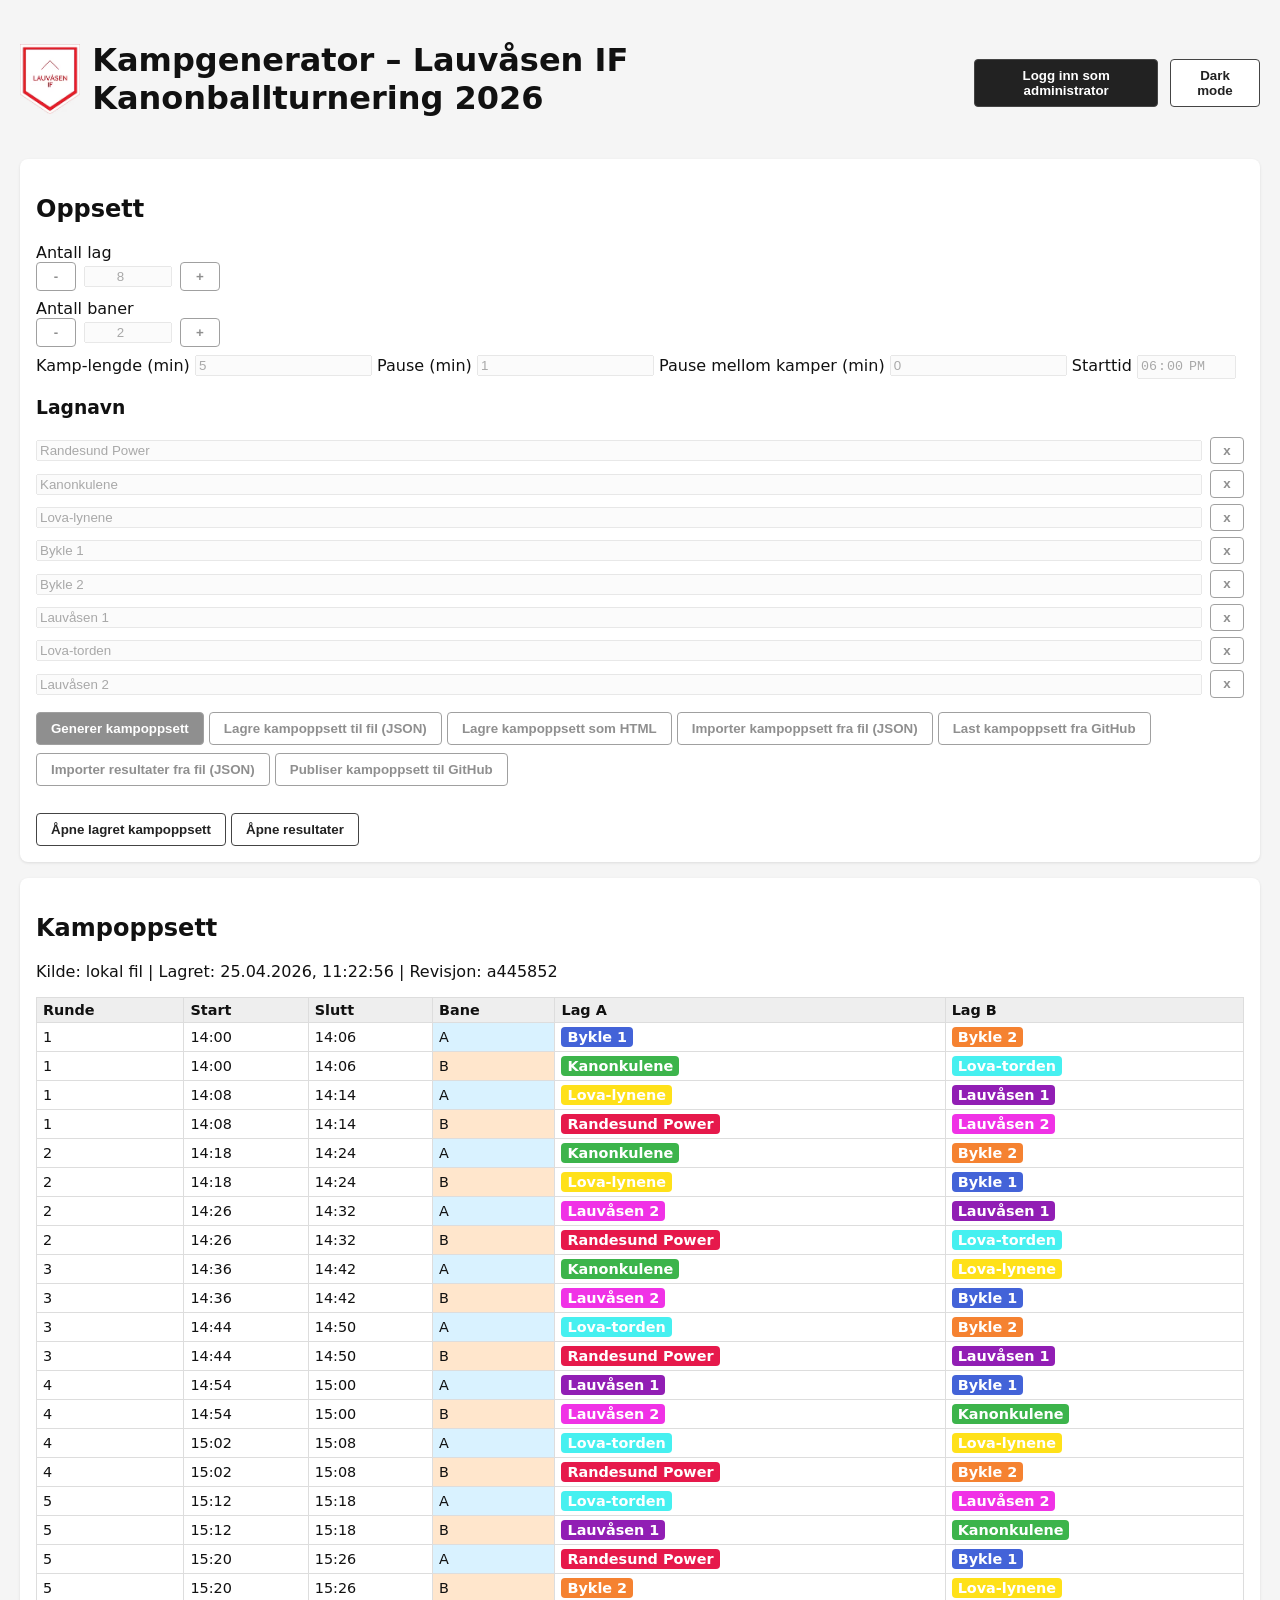
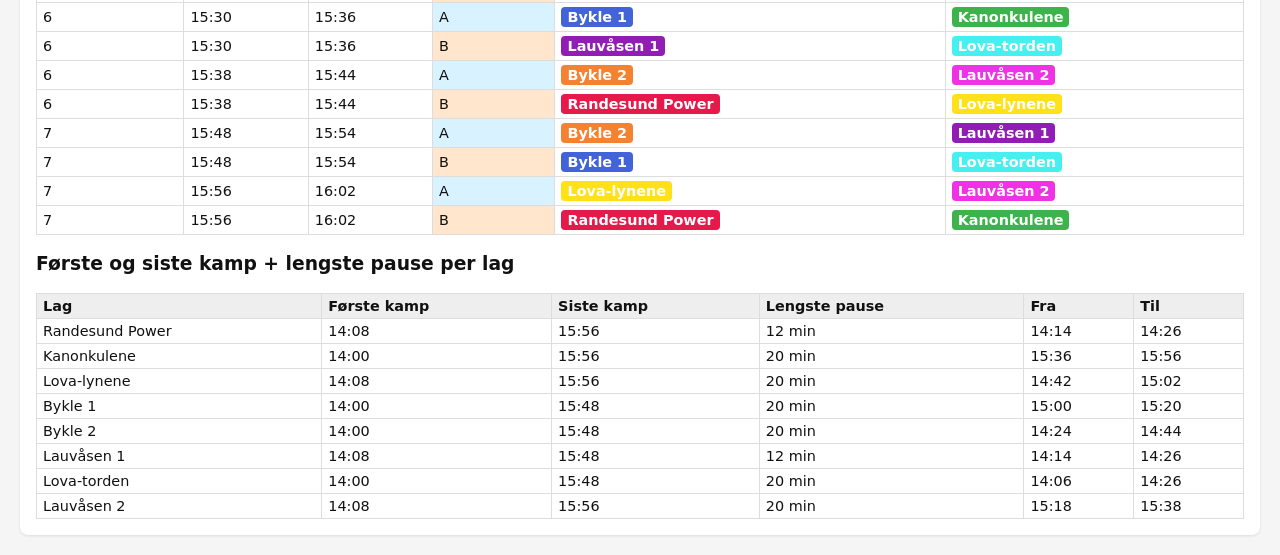
<file: index.html>
<!DOCTYPE html>
<html lang="no">
<head>
  <meta charset="UTF-8">
  <title>Kampgenerator – Lauvåsen IF</title>
  <link rel="stylesheet" href="style.css">
</head>

<body>
  <script src="script.js"></script>

  <div class="header">
    <img src="lauvasen_logo.png" style="height:70px;">
    <h1>Kampgenerator – Lauvåsen IF Kanonballturnering 2026</h1>
    <button id="logoutBtn" onclick="logout()" class="secondary" style="display:none;">Logg ut</button>
    <button id="adminLoginBtn" style="display:block;">Logg inn som administrator</button>

<div id="adminLoginBox" style="display:none; margin-top:10px;">
  <input type="password" id="adminPassword" placeholder="Passord">
  <button id="adminSubmitBtn">Logg inn</button>
  <p id="adminMsg" style="color:red;"></p>
</div>

    <button id="darkToggle" class="dark-toggle secondary">Dark mode</button>
  </div>

  <div class="config">
    <h2>Oppsett</h2>

    <label>Antall lag</label>
    <div class="counter-control">
      <button id="numTeamsMinus" type="button" class="adminAction secondary">-</button>
      <input id="numTeams" type="number" value="5" min="2" max="30" readonly class="adminOnly counter-value">
      <button id="numTeamsPlus" type="button" class="adminAction secondary">+</button>
    </div>

    <label>Antall baner</label>
    <div class="counter-control">
      <button id="numCourtsMinus" type="button" class="adminAction secondary">-</button>
      <input id="numCourts" type="number" value="2" min="1" max="10" readonly class="adminOnly counter-value">
      <button id="numCourtsPlus" type="button" class="adminAction secondary">+</button>
    </div>

    <label>Kamp-lengde (min)</label>
    <input id="matchMinutes" type="number" value="5" class="adminOnly">

    <label>Pause (min)</label>
    <input id="breakMinutes" type="number" value="1" class="adminOnly">

    <label>Pause mellom kamper (min)</label>
    <input id="breakBetweenMatches" type="number" value="0" class="adminOnly">

    <label>Starttid</label>
    <input id="startTime" type="time" value="18:00" class="adminOnly">

    <h3>Lagnavn</h3>
    <div id="teamNames"></div>

    <button id="generateBtn" class="adminAction">Generer kampoppsett</button>

    <button id="saveScheduleBtn" class="adminAction secondary">Lagre kampoppsett til fil (JSON)</button>
    <button id="saveHTMLBtn" class="adminAction secondary">Lagre kampoppsett som HTML</button>

    <button onclick="importScheduleFromFile()" class="adminAction secondary">
      Importer kampoppsett fra fil (JSON)
    </button>

    <button onclick="importScheduleFromGitHub()" class="adminAction secondary">
      Last kampoppsett fra GitHub
    </button>

    <button onclick="importResultsFromFile()" class="adminAction secondary">
      Importer resultater fra fil (JSON)
    </button>

    <button id="openPublishModalBtn" class="adminAction secondary">Publiser kampoppsett til GitHub</button>

    <br><br>
    <button onclick="window.open('kampoppsett.html','_blank')" class="secondary">
      Åpne lagret kampoppsett
    </button>

    <button onclick="window.open('resultater.html','_blank')" class="secondary">
      Åpne resultater
    </button>
  </div>

  <div id="publishModalOverlay" class="modal-overlay">
    <div class="modal-card">
      <div class="modal-header-row">
        <h3>Publiser kampoppsett til GitHub</h3>
        <button id="closePublishModalBtn" type="button" class="secondary">Lukk</button>
      </div>

      <label>GitHub owner</label>
      <input id="ghOwner" type="text" placeholder="f.eks. brukernavn" class="adminOnly">

      <label>GitHub repo</label>
      <input id="ghRepo" type="text" placeholder="f.eks. Kanonball_Generator" class="adminOnly">

      <label>Branch</label>
      <input id="ghBranch" type="text" value="main" class="adminOnly">

      <label>Filsti i repo</label>
      <input id="ghPath" type="text" value="kampoppsett.json" class="adminOnly">

      <label>GitHub token (kan lagres lokalt - usikkert)</label>
      <input id="ghToken" type="password" placeholder="Fine-grained token med Contents: write" class="adminOnly">
      <label>
        <input id="ghRememberToken" type="checkbox" class="adminOnly"> Husk token i nettleseren (usikkert)
      </label>

      <button id="publishGitHubBtn" class="adminAction secondary">Publiser til GitHub</button>
      <button id="clearGitHubTokenBtn" class="adminAction secondary">Slett lagret token</button>
      <p id="publishGitHubMsg"></p>
    </div>
  </div>

  <div class="results">
    <h2>Kampoppsett</h2>
    <p id="scheduleSourceStatus"></p>
    <div id="scheduleContainer"></div>
    <div id="breakSummaryContainer"></div>
  </div>

  <script>
    initDarkMode();
    loadResults();
    initAdminLogin();
    updateAdminVisibility();
    const numTeamsInput = document.getElementById("numTeams");
    const numCourtsInput = document.getElementById("numCourts");
    const numTeamsMinusBtn = document.getElementById("numTeamsMinus");
    const numTeamsPlusBtn = document.getElementById("numTeamsPlus");
    const numCourtsMinusBtn = document.getElementById("numCourtsMinus");
    const numCourtsPlusBtn = document.getElementById("numCourtsPlus");
    const openPublishModalBtn = document.getElementById("openPublishModalBtn");
    const closePublishModalBtn = document.getElementById("closePublishModalBtn");
    const publishModalOverlay = document.getElementById("publishModalOverlay");
    const teamNamesDiv = document.getElementById("teamNames");
    const breakSummaryContainer = document.getElementById("breakSummaryContainer");
    let teamNamesMemory = [];

    function adjustCounter(inputEl, delta) {
      const min = parseInt(inputEl.min || "1", 10);
      const max = parseInt(inputEl.max || "999", 10);
      const current = parseInt(inputEl.value || String(min), 10);
      const next = Math.max(min, Math.min(max, current + delta));
      inputEl.value = String(next);
      return next;
    }

    function renderTeamInputs() {
      const n = parseInt(numTeamsInput.value, 10);
      teamNamesDiv.innerHTML = "";
      for (let i = 1; i <= n; i++) {
        const row = document.createElement("div");
        row.className = "team-row";

        const inp = document.createElement("input");
        inp.type = "text";
        inp.id = "team_" + i;
        inp.value = teamNamesMemory[i - 1] || ("Lag " + i);
        inp.className = "adminOnly";

        const delBtn = document.createElement("button");
        delBtn.type = "button";
        delBtn.textContent = "x";
        delBtn.className = "adminAction secondary delete-team-btn";
        delBtn.dataset.index = String(i - 1);

        row.appendChild(inp);
        row.appendChild(delBtn);
        teamNamesDiv.appendChild(row);
      }
      updateAdminVisibility();
    }

    function rememberCurrentTeamNames() {
      const n = parseInt(numTeamsInput.value, 10);
      const next = [];

      for (let i = 1; i <= n; i++) {
        const input = document.getElementById("team_" + i);
        if (input) {
          next.push(input.value);
        } else {
          next.push(teamNamesMemory[i - 1] || ("Lag " + i));
        }
      }

      teamNamesMemory = next;
    }

    function renderScheduleTable(schedule, teams) {
      let html = "<table><thead><tr>" +
        "<th>Runde</th><th>Start</th><th>Slutt</th><th>Bane</th><th>Lag A</th><th>Lag B</th>" +
        "</tr></thead><tbody>";

      schedule.forEach(slot => {
        slot.matches.forEach(m => {
          const colorA = teamColors[teams.indexOf(m.teamA) % teamColors.length];
          const colorB = teamColors[teams.indexOf(m.teamB) % teamColors.length];

          html += `
            <tr>
              <td>${slot.round}</td>
              <td>${minutesToTimeStr(slot.start)}</td>
              <td>${minutesToTimeStr(slot.end)}</td>
              <td class="court-${m.court}">${m.court}</td>
              <td><span class="team-tag" style="background:${colorA}">${m.teamA}</span></td>
              <td><span class="team-tag" style="background:${colorB}">${m.teamB}</span></td>
            </tr>
          `;
        });
      });

      html += "</tbody></table>";
      document.getElementById("scheduleContainer").innerHTML = html;
    }

    function renderLongestBreakTable(schedule, teams) {
      const teamMatches = new Map();
      teams.forEach(team => teamMatches.set(team, []));

      schedule.forEach(slot => {
        slot.matches.forEach(match => {
          teamMatches.get(match.teamA)?.push({ start: slot.start, end: slot.end });
          teamMatches.get(match.teamB)?.push({ start: slot.start, end: slot.end });
        });
      });

      let html = "<h3>Første og siste kamp + lengste pause per lag</h3>";
      html += "<table><thead><tr>" +
        "<th>Lag</th><th>Første kamp</th><th>Siste kamp</th><th>Lengste pause</th><th>Fra</th><th>Til</th>" +
        "</tr></thead><tbody>";

      teams.forEach(team => {
        const matches = teamMatches.get(team) || [];
        let longestBreak = null;

        for (let i = 1; i < matches.length; i++) {
          const prev = matches[i - 1];
          const current = matches[i];
          const breakMinutes = current.start - prev.end;

          if (!longestBreak || breakMinutes > longestBreak.minutes) {
            longestBreak = {
              minutes: breakMinutes,
              from: prev.end,
              to: current.start
            };
          }
        }

        const firstMatch = matches.length > 0 ? minutesToTimeStr(matches[0].start) : "-";
        const lastMatch = matches.length > 0 ? minutesToTimeStr(matches[matches.length - 1].start) : "-";

        html += `
          <tr>
            <td>${team}</td>
            <td>${firstMatch}</td>
            <td>${lastMatch}</td>
            <td>${longestBreak ? `${longestBreak.minutes} min` : "Ikke relevant"}</td>
            <td>${longestBreak ? minutesToTimeStr(longestBreak.from) : "-"}</td>
            <td>${longestBreak ? minutesToTimeStr(longestBreak.to) : "-"}</td>
          </tr>
        `;
      });

      html += "</tbody></table>";
      breakSummaryContainer.innerHTML = html;
    }

    function applyScheduleToIndex(data) {
      if (!data || !Array.isArray(data.schedule) || !Array.isArray(data.teams)) return;

      const teams = data.teams;
      const schedule = data.schedule;

      const minTeams = parseInt(numTeamsInput.min || "2", 10);
      const maxTeams = parseInt(numTeamsInput.max || "30", 10);
      const safeTeamCount = Math.max(minTeams, Math.min(maxTeams, teams.length));
      numTeamsInput.value = String(safeTeamCount);
      teamNamesMemory = teams.slice(0, safeTeamCount);

      renderTeamInputs();

      teams.forEach((teamName, idx) => {
        const input = document.getElementById("team_" + (idx + 1));
        if (input) input.value = teamName;
      });

      const savedAt = getScheduleSavedAt(data) || new Date().toISOString();
      const revision = getPayloadRevision(data);
      lastSchedule = { schedule, teams, savedAt, revision };
      renderScheduleTable(schedule, teams);
      renderLongestBreakTable(schedule, teams);
    }

    window.handleScheduleImported = (data, source = "lokal") => {
      applyScheduleToIndex(data);
      updateScheduleSourceStatus(data, source);
    };

    openPublishModalBtn.addEventListener("click", () => {
      publishModalOverlay.classList.add("open");
    });

    closePublishModalBtn.addEventListener("click", () => {
      publishModalOverlay.classList.remove("open");
    });

    publishModalOverlay.addEventListener("click", e => {
      if (e.target === publishModalOverlay) {
        publishModalOverlay.classList.remove("open");
      }
    });

    numTeamsMinusBtn.addEventListener("click", () => {
      rememberCurrentTeamNames();
      adjustCounter(numTeamsInput, -1);
      renderTeamInputs();
    });

    numTeamsPlusBtn.addEventListener("click", () => {
      rememberCurrentTeamNames();
      adjustCounter(numTeamsInput, 1);
      renderTeamInputs();
    });

    teamNamesDiv.addEventListener("input", () => {
      rememberCurrentTeamNames();
    });

    teamNamesDiv.addEventListener("click", e => {
      const target = e.target;
      if (!(target instanceof HTMLElement)) return;
      if (!target.classList.contains("delete-team-btn")) return;
      if (!isAdmin()) return;

      rememberCurrentTeamNames();

      const idx = parseInt(target.dataset.index || "-1", 10);
      if (idx < 0 || idx >= teamNamesMemory.length) return;

      const minTeams = parseInt(numTeamsInput.min || "2", 10);
      if (teamNamesMemory.length <= minTeams) return;

      teamNamesMemory.splice(idx, 1);
      numTeamsInput.value = String(teamNamesMemory.length);
      renderTeamInputs();
    });

    numCourtsMinusBtn.addEventListener("click", () => {
      adjustCounter(numCourtsInput, -1);
    });

    numCourtsPlusBtn.addEventListener("click", () => {
      adjustCounter(numCourtsInput, 1);
    });

    renderTeamInputs();

    const scheduleSourceStatusEl = document.getElementById("scheduleSourceStatus");

    function updateScheduleSourceStatus(payload, source) {
      if (!scheduleSourceStatusEl) return;
      const sourceLabel = { github: "GitHub", "local-file": "lokal fil", "local-cache": "lokal cache" }[source] || (source || "lokal");
      scheduleSourceStatusEl.textContent =
        `Kilde: ${sourceLabel} | Lagret: ${formatSavedAt(payload?.savedAt)} | Revisjon: ${formatRevision(getPayloadRevision(payload))}`;
    }

    loadSharedScheduleWithSource().then(loaded => {
      if (loaded) {
        applyScheduleToIndex(loaded.payload);
        updateScheduleSourceStatus(loaded.payload, loaded.source);
      }
    });

    document.getElementById("generateBtn").addEventListener("click", () => {
      const n = parseInt(numTeamsInput.value, 10);
      const numCourts = parseInt(numCourtsInput.value, 10);
      const matchMinutes = parseInt(document.getElementById("matchMinutes").value);
      const breakMinutes = parseInt(document.getElementById("breakMinutes").value);
      const breakBetweenMatches = parseInt(document.getElementById("breakBetweenMatches").value) || 0;
      const startTime = document.getElementById("startTime").value || "18:00";

      const teams = [];
      for (let i = 1; i <= n; i++) {
        teams.push(document.getElementById("team_" + i).value.trim() || ("Lag " + i));
      }

      const { schedule } = buildSchedule(
        teams, numCourts, matchMinutes, breakMinutes, startTime, breakBetweenMatches
      );

      const savedAt = new Date().toISOString();
      const revision = getPayloadRevision(lastSchedule);
      lastSchedule = { schedule, teams, savedAt, revision };
      saveSchedule(schedule, teams, savedAt, revision);
      updateScheduleSourceStatus(lastSchedule, "lokal cache");

      renderScheduleTable(schedule, teams);
      renderLongestBreakTable(schedule, teams);
    });

    document.getElementById("saveScheduleBtn").addEventListener("click", async () => {
      const saved = await loadScheduleWithFallback();
      if (!saved) return alert("Ingen kampoppsett å lagre.");
      downloadJSON("kampoppsett.json", saved);
    });

    document.getElementById("saveHTMLBtn").addEventListener("click", () => {
      if (!lastSchedule) return alert("Generer kampoppsett først.");
      const html = document.getElementById("scheduleContainer").innerHTML;
      downloadHTML("kampoppsett.html", html);
    });

    const ghOwnerInput = document.getElementById("ghOwner");
    const ghRepoInput = document.getElementById("ghRepo");
    const ghBranchInput = document.getElementById("ghBranch");
    const ghPathInput = document.getElementById("ghPath");
    const ghTokenInput = document.getElementById("ghToken");
    const ghRememberTokenInput = document.getElementById("ghRememberToken");
    const publishGitHubBtn = document.getElementById("publishGitHubBtn");
    const clearGitHubTokenBtn = document.getElementById("clearGitHubTokenBtn");
    const publishGitHubMsg = document.getElementById("publishGitHubMsg");

    const savedGitHubPublishConfig = JSON.parse(localStorage.getItem("kanonball_github_publish_config") || "null");
    const savedGitHubToken = localStorage.getItem("kanonball_github_publish_token") || "";

    if (savedGitHubPublishConfig) {
      ghOwnerInput.value = savedGitHubPublishConfig.owner || "";
      ghRepoInput.value = savedGitHubPublishConfig.repo || "";
      ghBranchInput.value = savedGitHubPublishConfig.branch || "main";
      ghPathInput.value = savedGitHubPublishConfig.path || "kampoppsett.json";
    }

    if (savedGitHubToken) {
      ghTokenInput.value = savedGitHubToken;
      ghRememberTokenInput.checked = true;
    }

    publishGitHubBtn.addEventListener("click", async () => {
      const payload = await loadScheduleWithFallback();
      if (!payload) {
        publishGitHubMsg.style.color = "#c00";
        publishGitHubMsg.textContent = "Ingen kampoppsett å publisere.";
        return;
      }

      const payloadToPublish = createSchedulePayloadWithRevision(
        payload.schedule,
        payload.teams,
        getScheduleSavedAt(payload),
        getPayloadRevision(payload)
      );
      saveSchedule(
        payloadToPublish.schedule,
        payloadToPublish.teams,
        payloadToPublish.savedAt,
        payloadToPublish.revision
      );
      const config = {
        owner: ghOwnerInput.value.trim(),
        repo: ghRepoInput.value.trim(),
        branch: ghBranchInput.value.trim() || "main",
        path: ghPathInput.value.trim() || "kampoppsett.json"
      };

      const token = ghTokenInput.value.trim();
      if (!token) {
        publishGitHubMsg.style.color = "#c00";
        publishGitHubMsg.textContent = "Skriv inn GitHub token for publisering.";
        return;
      }

      publishGitHubBtn.disabled = true;
      publishGitHubMsg.style.color = "#666";
      publishGitHubMsg.textContent = "Publiserer til GitHub...";

      try {
        const publishResponse = await publishScheduleToGitHub(payloadToPublish, config, token);
        const revision = publishResponse?.content?.sha || getPayloadRevision(payloadToPublish);
        saveSchedule(payloadToPublish.schedule, payloadToPublish.teams, payloadToPublish.savedAt, revision);
        lastSchedule = {
          schedule: payloadToPublish.schedule,
          teams: payloadToPublish.teams,
          savedAt: payloadToPublish.savedAt,
          revision
        };
        updateScheduleSourceStatus(lastSchedule, "github");

        localStorage.setItem("kanonball_github_publish_config", JSON.stringify(config));
        if (ghRememberTokenInput.checked) {
          localStorage.setItem("kanonball_github_publish_token", token);
        } else {
          localStorage.removeItem("kanonball_github_publish_token");
          ghTokenInput.value = "";
        }

        publishGitHubMsg.style.color = "green";
        publishGitHubMsg.textContent =
          `Publisert til ${config.owner}/${config.repo}:${config.path} (rev ${formatRevision(revision)})`;
      } catch (err) {
        publishGitHubMsg.style.color = "#c00";
        publishGitHubMsg.textContent = err instanceof Error ? err.message : "Ukjent feil ved publisering.";
      } finally {
        publishGitHubBtn.disabled = false;
        updateAdminVisibility();
      }
    });

    clearGitHubTokenBtn.addEventListener("click", () => {
      localStorage.removeItem("kanonball_github_publish_token");
      ghTokenInput.value = "";
      ghRememberTokenInput.checked = false;
      publishGitHubMsg.style.color = "#666";
      publishGitHubMsg.textContent = "Lagret GitHub-token slettet.";
    });
</script>

</body>
</html>
</file>
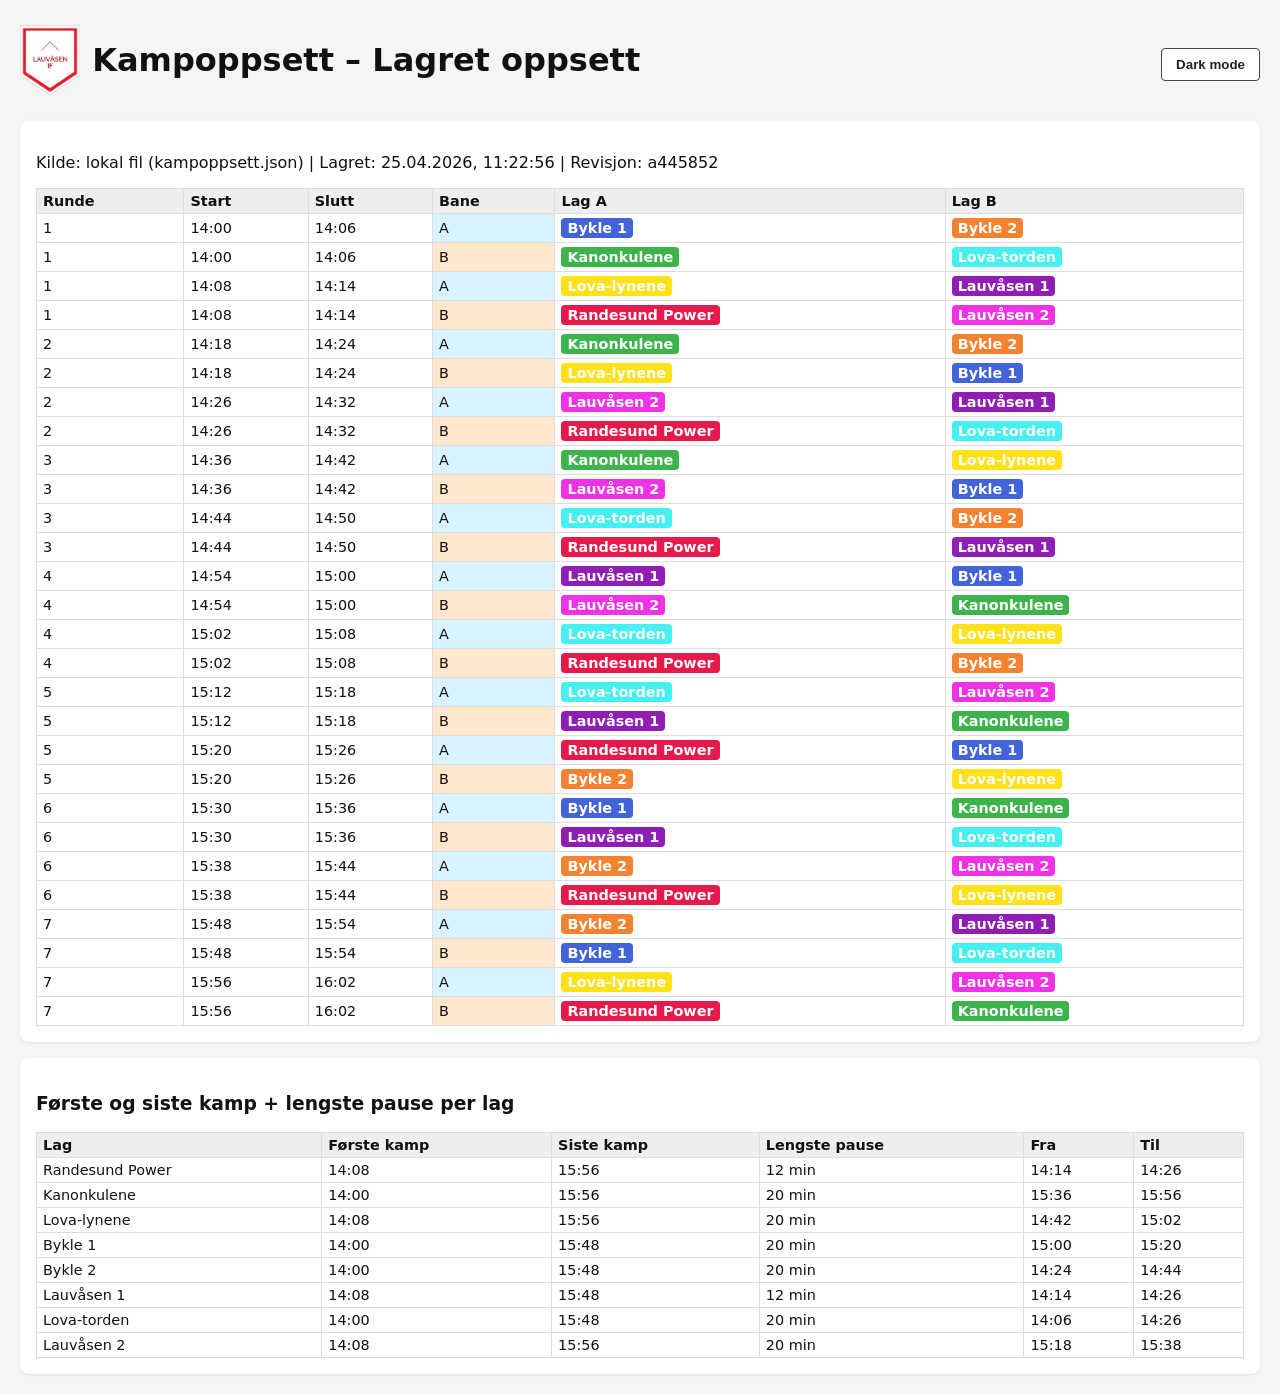
<file: kampoppsett.html>
<!DOCTYPE html>
<html lang="no">
<head>
  <meta charset="UTF-8">
  <title>Kampoppsett – Lauvåsen IF</title>
  <link rel="stylesheet" href="style.css">
</head>

<body>
  <div class="header">
    <img src="lauvasen_logo.png" style="height:70px;">
    <h1>Kampoppsett – Lagret oppsett</h1>
    <button id="darkToggle" class="dark-toggle secondary">Dark mode</button>
  </div>

  <div class="results">
    <p id="scheduleSourceStatus"></p>
    <div id="scheduleContainer"></div>
  </div>

  <div class="results">
    <div id="breakSummaryContainer"></div>
  </div>

  <script src="script.js"></script>
  <script>
    initDarkMode();

    (async () => {
      const loaded = await loadSharedScheduleWithSource();
      const sourceStatusEl = document.getElementById("scheduleSourceStatus");

      if (!loaded) {
        sourceStatusEl.textContent = "Kilde: ingen data";
        document.getElementById("scheduleContainer").innerHTML =
          "<p>Ingen lagret kampoppsett funnet.</p>";
        return;
      }

      const sourceLabelMap = {
        github: "GitHub",
        "local-file": "lokal fil (kampoppsett.json)",
        "local-cache": "lokal cache"
      };
      const savedAtText = formatSavedAt(loaded.payload?.savedAt);
      const revisionText = formatRevision(getPayloadRevision(loaded.payload));
      sourceStatusEl.textContent =
        `Kilde: ${sourceLabelMap[loaded.source] || loaded.source} | Lagret: ${savedAtText} | Revisjon: ${revisionText}`;

      const saved = loaded.payload;
      const { schedule, teams } = saved;

      let html = "<table><thead><tr>" +
        "<th>Runde</th><th>Start</th><th>Slutt</th><th>Bane</th><th>Lag A</th><th>Lag B</th>" +
        "</tr></thead><tbody>";

      schedule.forEach(slot => {
        slot.matches.forEach(m => {
          const colorA = teamColors[teams.indexOf(m.teamA) % teamColors.length];
          const colorB = teamColors[teams.indexOf(m.teamB) % teamColors.length];

          html += `
            <tr>
              <td>${slot.round}</td>
              <td>${minutesToTimeStr(slot.start)}</td>
              <td>${minutesToTimeStr(slot.end)}</td>
              <td class="court-${m.court}">${m.court}</td>
              <td><span class="team-tag" style="background:${colorA}">${m.teamA}</span></td>
              <td><span class="team-tag" style="background:${colorB}">${m.teamB}</span></td>
            </tr>
          `;
        });
      });

      html += "</tbody></table>";
      document.getElementById("scheduleContainer").innerHTML = html;

      // --- Første og siste kamp + lengste pause per lag ---
      const teamMatches = new Map();
      teams.forEach(team => teamMatches.set(team, []));

      schedule.forEach(slot => {
        slot.matches.forEach(match => {
          teamMatches.get(match.teamA)?.push({ start: slot.start, end: slot.end });
          teamMatches.get(match.teamB)?.push({ start: slot.start, end: slot.end });
        });
      });

      let breakHtml = "<h3>Første og siste kamp + lengste pause per lag</h3>";
      breakHtml += "<table><thead><tr>" +
        "<th>Lag</th><th>Første kamp</th><th>Siste kamp</th><th>Lengste pause</th><th>Fra</th><th>Til</th>" +
        "</tr></thead><tbody>";

      teams.forEach(team => {
        const matches = teamMatches.get(team) || [];
        let longestBreak = null;

        for (let i = 1; i < matches.length; i++) {
          const prev = matches[i - 1];
          const current = matches[i];
          const breakMinutes = current.start - prev.end;
          if (!longestBreak || breakMinutes > longestBreak.minutes) {
            longestBreak = { minutes: breakMinutes, from: prev.end, to: current.start };
          }
        }

        const firstMatch = matches.length > 0 ? minutesToTimeStr(matches[0].start) : "-";
        const lastMatch  = matches.length > 0 ? minutesToTimeStr(matches[matches.length - 1].start) : "-";

        breakHtml += `
          <tr>
            <td>${team}</td>
            <td>${firstMatch}</td>
            <td>${lastMatch}</td>
            <td>${longestBreak ? `${longestBreak.minutes} min` : "Ikke relevant"}</td>
            <td>${longestBreak ? minutesToTimeStr(longestBreak.from) : "-"}</td>
            <td>${longestBreak ? minutesToTimeStr(longestBreak.to) : "-"}</td>
          </tr>
        `;
      });

      breakHtml += "</tbody></table>";
      document.getElementById("breakSummaryContainer").innerHTML = breakHtml;
    })();
  </script>
</body>
</html>
</file>
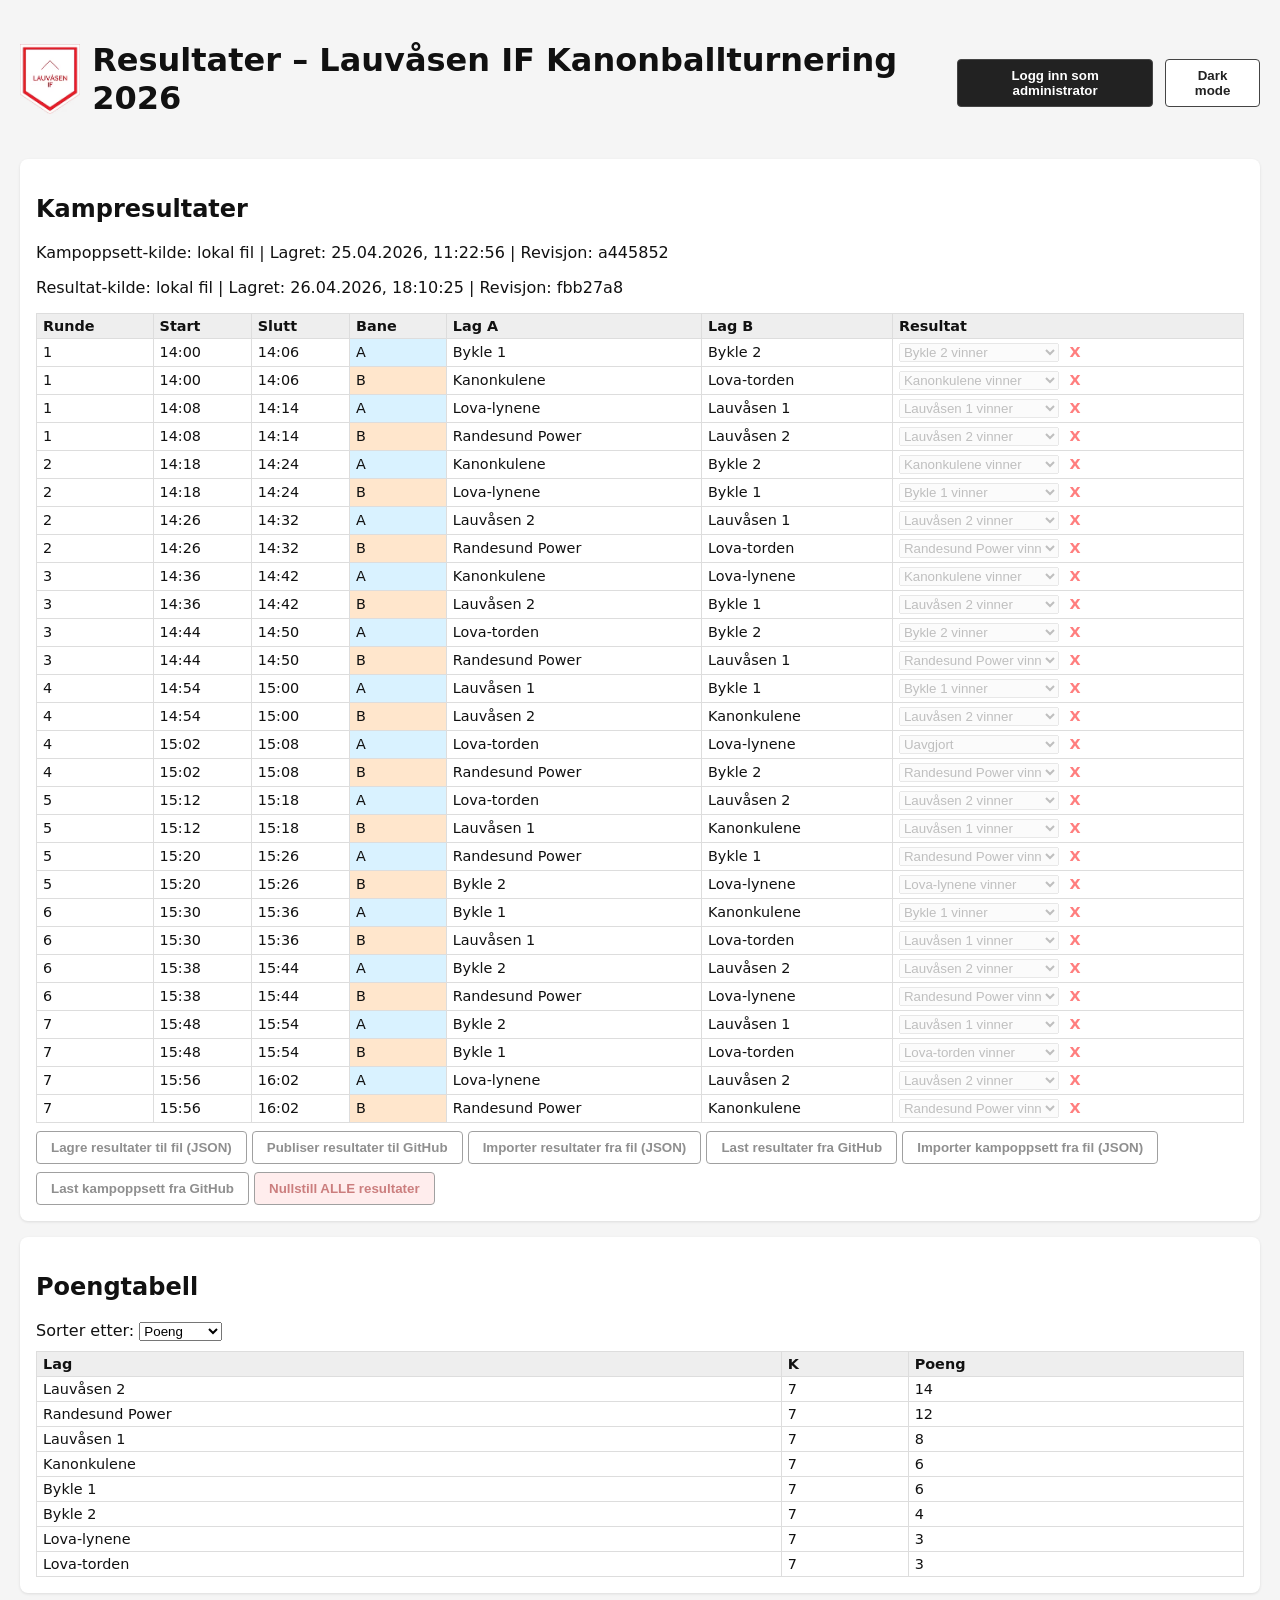
<file: resultater.html>
<!DOCTYPE html>
<html lang="no">
<head>
  <meta charset="UTF-8">
  <title>Resultater – Lauvåsen IF</title>
  <link rel="stylesheet" href="style.css">
</head>

<body>
  <script src="script.js"></script>

  <div class="header">
    <img src="lauvasen_logo.png" style="height:70px;">
    <h1>Resultater – Lauvåsen IF Kanonballturnering 2026</h1>
    <button id="logoutBtn" onclick="logout()" class="secondary" style="display:none;">Logg ut</button>
    <button id="adminLoginBtn" style="display:none;">Logg inn som administrator</button>

    <div id="adminLoginBox" style="display:none; margin-top:10px;">
      <input type="password" id="adminPassword" placeholder="Passord">
      <button id="adminSubmitBtn">Logg inn</button>
      <p id="adminMsg" style="color:red;"></p>
    </div>

    <button id="darkToggle" class="dark-toggle secondary">Dark mode</button>
  </div>

  <div class="results">
    <h2>Kampresultater</h2>
    <p id="scheduleSourceStatus"></p>
    <p id="resultsSourceStatus"></p>
    <div id="resultsContainer"></div>

    <button id="saveResultsBtn" class="adminAction secondary">Lagre resultater til fil (JSON)</button>
    <button id="openPublishResultsModalBtn" class="adminAction secondary">Publiser resultater til GitHub</button>

    <button onclick="importResultsFromFile()" class="adminAction secondary">
      Importer resultater fra fil (JSON)
    </button>

    <button onclick="importResultsFromGitHub()" class="adminAction secondary">
      Last resultater fra GitHub
    </button>

    <button onclick="importScheduleFromFile()" class="adminAction secondary">
      Importer kampoppsett fra fil (JSON)
    </button>

    <button onclick="importScheduleFromGitHub()" class="adminAction secondary">
      Last kampoppsett fra GitHub
    </button>

    <button id="resetAllBtn" class="adminAction secondary" style="background:#ffdddd; color:#900;">
      Nullstill ALLE resultater
    </button>
  </div>

  <div id="publishResultsModalOverlay" class="modal-overlay">
    <div class="modal-card">
      <div class="modal-header-row">
        <h3>Publiser resultater til GitHub</h3>
        <button id="closePublishResultsModalBtn" type="button" class="secondary">Lukk</button>
      </div>

      <label>GitHub owner</label>
      <input id="ghResultsOwner" type="text" placeholder="f.eks. brukernavn" class="adminOnly">

      <label>GitHub repo</label>
      <input id="ghResultsRepo" type="text" placeholder="f.eks. kanonball" class="adminOnly">

      <label>Branch</label>
      <input id="ghResultsBranch" type="text" value="main" class="adminOnly">

      <label>Filsti i repo</label>
      <input id="ghResultsPath" type="text" value="resultater.json" class="adminOnly">

      <label>GitHub token (kan lagres lokalt - usikkert)</label>
      <input id="ghResultsToken" type="password" placeholder="Fine-grained token med Contents: write" class="adminOnly">
      <label>
        <input id="ghResultsRememberToken" type="checkbox" class="adminOnly"> Husk token i nettleseren (usikkert)
      </label>

      <button id="publishResultsGitHubBtn" class="adminAction secondary">Publiser resultater til GitHub</button>
      <button id="clearResultsGitHubTokenBtn" class="adminAction secondary">Slett lagret token</button>
      <p id="publishResultsGitHubMsg"></p>
    </div>
  </div>

  <div class="results">
    <h2>Poengtabell</h2>

    <label for="sortStandings">Sorter etter:</label>
    <select id="sortStandings">
      <option value="points">Poeng</option>
      <option value="played">Kamper</option>
      <option value="team">Lag (A–Å)</option>
    </select>

    <div id="standingsContainer"></div>
  </div>

  <script>
    initDarkMode();
    let latestResultsPayload = loadResults();
    initAdminLogin();
    updateAdminVisibility();

    const sourceLabelMap = {
      github: "GitHub",
      "local-file": "lokal fil",
      "local-cache": "lokal cache"
    };

    const scheduleSourceStatusEl = document.getElementById("scheduleSourceStatus");
    const resultsSourceStatusEl = document.getElementById("resultsSourceStatus");

    window.handleResultsImported = (payload, source = "lokal cache") => {
      latestResultsPayload = payload;
      resultsSourceStatusEl.textContent =
        `Resultat-kilde: ${sourceLabelMap[source] || source} | ` +
        `Lagret: ${formatSavedAt(payload?.savedAt)} | ` +
        `Revisjon: ${formatRevision(getPayloadRevision(payload))}`;
      location.reload();
    };

    (async () => {
      const scheduleLoaded = await loadSharedScheduleWithSource();
      if (!scheduleLoaded) {
        scheduleSourceStatusEl.textContent = "Kampoppsett-kilde: ingen data";
        document.getElementById("resultsContainer").innerHTML =
          "<p>Ingen lagret kampoppsett funnet. Generer kampoppsett først.</p>";
        return;
      }

      scheduleSourceStatusEl.textContent =
        `Kampoppsett-kilde: ${sourceLabelMap[scheduleLoaded.source] || scheduleLoaded.source} | ` +
        `Lagret: ${formatSavedAt(scheduleLoaded.payload?.savedAt)} | ` +
        `Revisjon: ${formatRevision(getPayloadRevision(scheduleLoaded.payload))}`;

      const resultsLoaded = await loadResultsWithSource();
      if (resultsLoaded) {
        latestResultsPayload = resultsLoaded.payload;
        resultsSourceStatusEl.textContent =
          `Resultat-kilde: ${sourceLabelMap[resultsLoaded.source] || resultsLoaded.source} | ` +
          `Lagret: ${formatSavedAt(resultsLoaded.payload?.savedAt)} | ` +
          `Revisjon: ${formatRevision(getPayloadRevision(resultsLoaded.payload))}`;
      } else {
        latestResultsPayload = createResultsPayload(matchResults, null, null);
        resultsSourceStatusEl.textContent =
          "Resultat-kilde: ingen data ennå (bruk lokal cache)";
      }

      const { schedule, teams } = scheduleLoaded.payload;
      lastSchedule = { schedule, teams };

      let html = `
        <table>
          <thead>
            <tr>
              <th>Runde</th>
              <th>Start</th>
              <th>Slutt</th>
              <th>Bane</th>
              <th>Lag A</th>
              <th>Lag B</th>
              <th>Resultat</th>
            </tr>
          </thead>
          <tbody>
      `;

      schedule.forEach(slot => {
        slot.matches.forEach(m => {
          const id = `${slot.round}|${m.teamA}|${m.teamB}`;
          const r = matchResults[id] || { scoreA: "", scoreB: "" };

          html += `
            <tr>
              <td>${slot.round}</td>
              <td>${minutesToTimeStr(slot.start)}</td>
              <td>${minutesToTimeStr(slot.end)}</td>
              <td class="court-${m.court}">${m.court}</td>
              <td>${m.teamA}</td>
              <td>${m.teamB}</td>
              <td>
                <select class="score-input adminOnly" id="RES_${id}">
                  <option value="">-</option>
                  <option value="A" ${r.scoreA == 2 ? "selected" : ""}>${m.teamA} vinner</option>
                  <option value="D" ${r.scoreA == 1 ? "selected" : ""}>Uavgjort</option>
                  <option value="B" ${r.scoreB == 2 ? "selected" : ""}>${m.teamB} vinner</option>
                </select>

                <span class="reset-btn adminOnly" onclick="resetResult('${id}'); location.reload();">X</span>
              </td>
            </tr>
          `;
        });
      });

      html += "</tbody></table>";
      document.getElementById("resultsContainer").innerHTML = html;

      updateAdminVisibility();

      document.addEventListener("input", e => {
        if (!e.target.id.startsWith("RES_")) return;
        if (!isAdmin()) return;

        const id = e.target.id.replace("RES_", "");
        const value = e.target.value;

        let scoreA = 0;
        let scoreB = 0;

        if (value === "A") { scoreA = 2; scoreB = 0; }
        if (value === "B") { scoreA = 0; scoreB = 2; }
        if (value === "D") { scoreA = 1; scoreB = 1; }

        registerResult(id, scoreA, scoreB);
        latestResultsPayload = createResultsPayload(matchResults, new Date().toISOString(), getPayloadRevision(latestResultsPayload));
        saveResults(latestResultsPayload.savedAt, latestResultsPayload.revision);
        resultsSourceStatusEl.textContent =
          `Resultat-kilde: lokal cache | Lagret: ${formatSavedAt(latestResultsPayload.savedAt)} | ` +
          `Revisjon: ${formatRevision(getPayloadRevision(latestResultsPayload))}`;
        renderStandings(teams);
      });

      document.getElementById("sortStandings").addEventListener("change", () => {
        renderStandings(teams);
      });

      renderStandings(teams);
    })();

    document.getElementById("saveResultsBtn").addEventListener("click", () => {
      const payload = createResultsPayload(matchResults, new Date().toISOString(), getPayloadRevision(latestResultsPayload));
      saveResults(payload.savedAt, payload.revision);
      latestResultsPayload = payload;
      resultsSourceStatusEl.textContent =
        `Resultat-kilde: lokal cache | Lagret: ${formatSavedAt(payload.savedAt)} | ` +
        `Revisjon: ${formatRevision(getPayloadRevision(payload))}`;
      downloadJSON("resultater.json", payload);
    });

    const openPublishResultsModalBtn = document.getElementById("openPublishResultsModalBtn");
    const closePublishResultsModalBtn = document.getElementById("closePublishResultsModalBtn");
    const publishResultsModalOverlay = document.getElementById("publishResultsModalOverlay");
    const ghResultsOwnerInput = document.getElementById("ghResultsOwner");
    const ghResultsRepoInput = document.getElementById("ghResultsRepo");
    const ghResultsBranchInput = document.getElementById("ghResultsBranch");
    const ghResultsPathInput = document.getElementById("ghResultsPath");
    const ghResultsTokenInput = document.getElementById("ghResultsToken");
    const ghResultsRememberTokenInput = document.getElementById("ghResultsRememberToken");
    const publishResultsGitHubBtn = document.getElementById("publishResultsGitHubBtn");
    const clearResultsGitHubTokenBtn = document.getElementById("clearResultsGitHubTokenBtn");
    const publishResultsGitHubMsg = document.getElementById("publishResultsGitHubMsg");

    const savedResultsGitHubPublishConfig = JSON.parse(localStorage.getItem("kanonball_github_results_publish_config") || "null");
    const savedResultsGitHubToken = localStorage.getItem("kanonball_github_results_publish_token") || "";

    if (savedResultsGitHubPublishConfig) {
      ghResultsOwnerInput.value = savedResultsGitHubPublishConfig.owner || "";
      ghResultsRepoInput.value = savedResultsGitHubPublishConfig.repo || "";
      ghResultsBranchInput.value = savedResultsGitHubPublishConfig.branch || "main";
      ghResultsPathInput.value = savedResultsGitHubPublishConfig.path || "resultater.json";
    }

    if (savedResultsGitHubToken) {
      ghResultsTokenInput.value = savedResultsGitHubToken;
      ghResultsRememberTokenInput.checked = true;
    }

    openPublishResultsModalBtn.addEventListener("click", () => {
      publishResultsModalOverlay.classList.add("open");
    });

    closePublishResultsModalBtn.addEventListener("click", () => {
      publishResultsModalOverlay.classList.remove("open");
    });

    publishResultsModalOverlay.addEventListener("click", e => {
      if (e.target === publishResultsModalOverlay) {
        publishResultsModalOverlay.classList.remove("open");
      }
    });

    publishResultsGitHubBtn.addEventListener("click", async () => {
      const payload = createResultsPayload(matchResults, new Date().toISOString(), getPayloadRevision(latestResultsPayload));

      const config = {
        owner: ghResultsOwnerInput.value.trim(),
        repo: ghResultsRepoInput.value.trim(),
        branch: ghResultsBranchInput.value.trim() || "main",
        path: ghResultsPathInput.value.trim() || "resultater.json"
      };

      const token = ghResultsTokenInput.value.trim();
      if (!token) {
        publishResultsGitHubMsg.style.color = "#c00";
        publishResultsGitHubMsg.textContent = "Skriv inn GitHub token for publisering.";
        return;
      }

      publishResultsGitHubBtn.disabled = true;
      publishResultsGitHubMsg.style.color = "#666";
      publishResultsGitHubMsg.textContent = "Publiserer resultater til GitHub...";

      try {
        const publishResponse = await publishResultsToGitHub(payload, config, token);
        const revision = publishResponse?.content?.sha || getPayloadRevision(payload);

        saveResults(payload.savedAt, revision);
        latestResultsPayload = createResultsPayload(payload.results, payload.savedAt, revision);

        resultsSourceStatusEl.textContent =
          `Resultat-kilde: GitHub | Lagret: ${formatSavedAt(payload.savedAt)} | Revisjon: ${formatRevision(revision)}`;

        localStorage.setItem("kanonball_github_results_publish_config", JSON.stringify(config));
        if (ghResultsRememberTokenInput.checked) {
          localStorage.setItem("kanonball_github_results_publish_token", token);
        } else {
          localStorage.removeItem("kanonball_github_results_publish_token");
          ghResultsTokenInput.value = "";
        }

        publishResultsGitHubMsg.style.color = "green";
        publishResultsGitHubMsg.textContent = `Publisert til ${config.owner}/${config.repo}:${config.path}`;
      } catch (err) {
        publishResultsGitHubMsg.style.color = "#c00";
        publishResultsGitHubMsg.textContent = err instanceof Error ? err.message : "Ukjent feil ved publisering.";
      } finally {
        publishResultsGitHubBtn.disabled = false;
        updateAdminVisibility();
      }
    });

    clearResultsGitHubTokenBtn.addEventListener("click", () => {
      localStorage.removeItem("kanonball_github_results_publish_token");
      ghResultsTokenInput.value = "";
      ghResultsRememberTokenInput.checked = false;
      publishResultsGitHubMsg.style.color = "#666";
      publishResultsGitHubMsg.textContent = "Lagret GitHub-token slettet.";
    });

    document.getElementById("resetAllBtn").addEventListener("click", () => {
      if (!confirm("Er du sikker på at du vil slette ALLE resultater? Dette kan ikke angres.")) {
        return;
      }

      matchResults = {};
      latestResultsPayload = createResultsPayload(matchResults, new Date().toISOString(), getPayloadRevision(latestResultsPayload));
      saveResults(latestResultsPayload.savedAt, latestResultsPayload.revision);
      alert("Alle resultater er slettet.");
      location.reload();
    });
  </script>
</body>
</html>
</file>
<file: style.css>
:root {
  --bg: #f5f5f5;
  --fg: #111;
  --card-bg: #fff;
  --card-border: rgba(0,0,0,0.1);
  --table-border: #ddd;
  --table-header-bg: #eee;
}

body.dark {
  --bg: #121212;
  --fg: #f5f5f5;
  --card-bg: #1e1e1e;
  --card-border: rgba(255,255,255,0.1);
  --table-border: #444;
  --table-header-bg: #333;
}

body {
  font-family: system-ui, sans-serif;
  margin: 20px;
  background: var(--bg);
  color: var(--fg);
}

.header {
  display: flex;
  align-items: center;
  gap: 12px;
  margin-bottom: 20px;
}

.config, .results {
  background: var(--card-bg);
  padding: 16px;
  margin-bottom: 16px;
  border-radius: 8px;
  box-shadow: 0 1px 3px var(--card-border);
}

table {
  border-collapse: collapse;
  width: 100%;
  margin-top: 10px;
  font-size: 0.9rem;
}

th, td {
  border: 1px solid var(--table-border);
  padding: 4px 6px;
  text-align: left;
}

th {
  background: var(--table-header-bg);
}

.team-tag {
  display: inline-block;
  padding: 2px 6px;
  border-radius: 4px;
  color: #fff;
  font-weight: 600;
}

.court-A { background: #d9f2ff; }
.court-B { background: #ffe6cc; }
.court-C { background: #d4f7d4; }
.court-D { background: #f9e4ff; }
.court-E { background: #fff7cc; }

body.dark .court-A { background: #1a4a5e; color: #d9f2ff; }
body.dark .court-B { background: #5e3a1a; color: #ffe6cc; }
body.dark .court-C { background: #1a4a1a; color: #d4f7d4; }
body.dark .court-D { background: #3a1a4a; color: #f9e4ff; }
body.dark .court-E { background: #4a4a1a; color: #fff7cc; }

.score-input {
  width: 160px;
}

.reset-btn {
  cursor: pointer;
  color: red;
  font-weight: bold;
  margin-left: 6px;
}

.dark-toggle {
  margin-left: auto;
}

.counter-control {
  display: flex;
  align-items: center;
  gap: 8px;
  margin-bottom: 8px;
}

.counter-control button {
  margin-top: 0;
  padding: 6px 12px;
  min-width: 40px;
}

.counter-value {
  width: 80px;
  text-align: center;
}

.team-row {
  display: flex;
  align-items: center;
  gap: 8px;
  margin-bottom: 6px;
}

.team-row input {
  flex: 1;
}

.delete-team-btn {
  margin-top: 0;
  min-width: 34px;
  padding: 6px 10px;
  line-height: 1;
}

.modal-overlay {
  position: fixed;
  inset: 0;
  background: rgba(0, 0, 0, 0.45);
  display: none;
  align-items: center;
  justify-content: center;
  z-index: 1000;
  padding: 16px;
}

.modal-overlay.open {
  display: flex;
}

.modal-card {
  width: 100%;
  max-width: 540px;
  max-height: 90vh;
  overflow-y: auto;
  background: var(--card-bg);
  color: var(--fg);
  border: 1px solid var(--table-border);
  border-radius: 10px;
  padding: 16px;
}

.modal-header-row {
  display: flex;
  justify-content: space-between;
  align-items: center;
  gap: 12px;
  margin-bottom: 8px;
}

.modal-header-row h3 {
  margin: 0;
}

button {
  padding: 8px 14px;
  margin-top: 8px;
  cursor: pointer;
  border-radius: 4px;
  border: 1px solid #444;
  background: #222;
  color: #fff;
  font-weight: 600;
}

button.secondary {
  background: #fff;
  color: #222;
}

body.dark button.secondary {
  background: #333;
  color: #f5f5f5;
}
</file>
